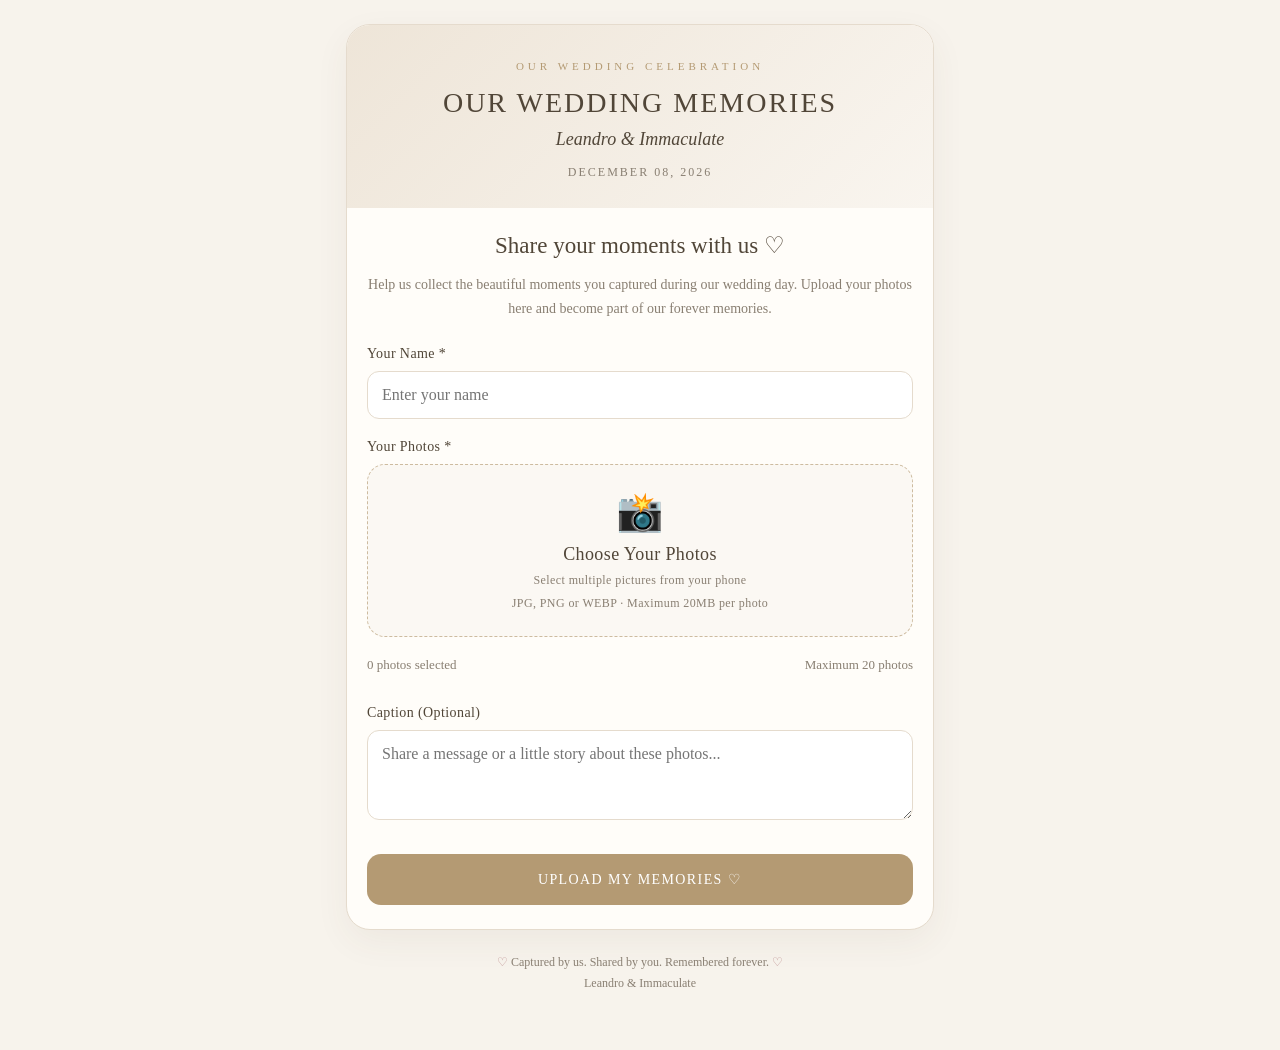
<file: memories-upload.html>
<!DOCTYPE html>
<html lang="en">
<head>
<meta charset="UTF-8">
<meta name="viewport" content="width=device-width, initial-scale=1.0">
<title>Our Wedding Memories | Leandro & Immaculate</title>

<style>
:root {
  --bg: #f7f3ec;
  --cream: #eee5d8;
  --gold: #b49a73;
  --dark: #514638;
  --muted: #897f72;
  --white: #fffdf9;
  --line: #e5dbcd;
  --green: #476d52;
}

* {
  box-sizing: border-box;
}

body {
  margin: 0;
  min-height: 100vh;
  background: var(--bg);
  color: var(--dark);
  font-family: Georgia, "Times New Roman", serif;
}

body, input, textarea, button {
  font-family: inherit;
}

.page {
  width: 100%;
  max-width: 620px;
  margin: auto;
  padding: 24px 16px 50px;
}

.card {
  background: var(--white);
  border: 1px solid var(--line);
  border-radius: 24px;
  overflow: hidden;
  box-shadow: 0 12px 35px rgba(87, 67, 44, .06);
}

.header {
  text-align: center;
  padding: 35px 20px 28px;
  background: linear-gradient(135deg, #eee5d8, #f9f5ef);
}

.eyebrow {
  font-size: 11px;
  letter-spacing: 4px;
  color: var(--gold);
  text-transform: uppercase;
}

.header h1 {
  font-size: 28px;
  letter-spacing: 2px;
  margin: 15px 0 10px;
  font-weight: normal;
}

.couple {
  font-size: 18px;
  font-style: italic;
}

.date {
  margin-top: 15px;
  font-size: 12px;
  letter-spacing: 2px;
  color: var(--muted);
}

.content {
  padding: 24px 20px;
}

.intro {
  text-align: center;
  margin-bottom: 25px;
}

.intro h2 {
  font-weight: normal;
  font-size: 23px;
  margin: 0 0 12px;
}

.intro p {
  font-size: 14px;
  line-height: 1.7;
  color: var(--muted);
}

.field {
  margin-bottom: 20px;
}

.field label {
  display: block;
  margin-bottom: 9px;
  font-size: 14px;
  letter-spacing: .4px;
}

input[type="text"],
textarea {
  width: 100%;
  border: 1px solid var(--line);
  background: #fff;
  padding: 14px;
  border-radius: 12px;
  font-size: 16px;
  outline: none;
  color: var(--dark);
}

input:focus,
textarea:focus {
  border-color: var(--gold);
}

textarea {
  resize: vertical;
  min-height: 90px;
}

.upload-box {
  border: 1.5px dashed #cdbb9f;
  border-radius: 18px;
  background: #fbf8f3;
  padding: 25px 15px;
  text-align: center;
  cursor: pointer;
  transition: .2s;
}

.upload-box:active {
  transform: scale(.99);
}

.upload-icon {
  font-size: 38px;
  margin-bottom: 10px;
}

.upload-box h3 {
  font-size: 18px;
  font-weight: normal;
  margin: 5px 0;
}

.upload-box p {
  font-size: 12px;
  color: var(--muted);
  margin: 8px 0 0;
}

#photoInput {
  display: none;
}

.selection-info {
  display: flex;
  justify-content: space-between;
  align-items: center;
  margin: 15px 0 10px;
  font-size: 13px;
  color: var(--muted);
}

.preview-grid {
  display: grid;
  grid-template-columns: repeat(3, 1fr);
  gap: 9px;
}

.preview-item {
  position: relative;
  aspect-ratio: 1;
  border-radius: 12px;
  overflow: hidden;
  background: #eee;
}

.preview-item img {
  width: 100%;
  height: 100%;
  object-fit: cover;
}

.remove-photo {
  position: absolute;
  top: 5px;
  right: 5px;
  border: 0;
  border-radius: 50%;
  width: 26px;
  height: 26px;
  background: rgba(40, 30, 20, .75);
  color: white;
  cursor: pointer;
}

.upload-button {
  width: 100%;
  border: none;
  border-radius: 14px;
  padding: 17px;
  background: var(--gold);
  color: white;
  font-size: 14px;
  letter-spacing: 1.4px;
  cursor: pointer;
  margin-top: 10px;
  transition: .2s;
}

.upload-button:hover {
  background: #9e845e;
}

.upload-button:disabled {
  opacity: .55;
  cursor: not-allowed;
}

.progress-section {
  display: none;
  margin-top: 20px;
}

.progress-text {
  font-size: 13px;
  margin-bottom: 8px;
  color: var(--muted);
  text-align: center;
}

.progress-track {
  height: 9px;
  background: #eee5d8;
  border-radius: 20px;
  overflow: hidden;
}

.progress-bar {
  height: 100%;
  width: 0%;
  background: var(--green);
  transition: width .3s;
}

.message {
  display: none;
  padding: 16px;
  border-radius: 14px;
  margin-top: 18px;
  font-size: 14px;
  line-height: 1.6;
  text-align: center;
}

.message.success {
  display: block;
  background: #edf5ee;
  color: #355f40;
}

.message.error {
  display: block;
  background: #fbefec;
  color: #9c3b2e;
}

.footer {
  text-align: center;
  padding: 22px 10px 5px;
  color: var(--muted);
  font-size: 12px;
  line-height: 1.8;
}

.footer .heart {
  color: #bd8e8e;
}

@media (max-width: 420px) {
  .page {
    padding: 12px;
  }

  .header h1 {
    font-size: 24px;
  }

  .content {
    padding: 20px 16px;
  }

  .preview-grid {
    grid-template-columns: repeat(3, 1fr);
  }
}
</style>
</head>

<body>

<div class="page">

  <div class="card">

    <header class="header">
      <div class="eyebrow">Our Wedding Celebration</div>

      <h1>OUR WEDDING MEMORIES</h1>

      <div class="couple">
        Leandro & Immaculate
      </div>

      <div class="date">
        DECEMBER 08, 2026
      </div>
    </header>

    <main class="content">

      <div class="intro">
        <h2>Share your moments with us ♡</h2>

        <p>
          Help us collect the beautiful moments you captured
          during our wedding day. Upload your photos here
          and become part of our forever memories.
        </p>
      </div>

      <div class="field">

        <label for="guestName">
          Your Name *
        </label>

        <input
          type="text"
          id="guestName"
          placeholder="Enter your name"
          maxlength="100"
        >

      </div>

      <div class="field">

        <label>
          Your Photos *
        </label>

        <label class="upload-box" for="photoInput">

          <div class="upload-icon">📸</div>

          <h3>Choose Your Photos</h3>

          <p>
            Select multiple pictures from your phone
          </p>

          <p>
            JPG, PNG or WEBP · Maximum 20MB per photo
          </p>

        </label>

        <input
          type="file"
          id="photoInput"
          accept="image/jpeg,image/png,image/webp"
          multiple
        >

      </div>

      <div class="selection-info">
        <span id="photoCount">0 photos selected</span>
        <span>Maximum 20 photos</span>
      </div>

      <div class="preview-grid" id="previewGrid"></div>

      <div class="field" style="margin-top:22px">

        <label for="caption">
          Caption (Optional)
        </label>

        <textarea
          id="caption"
          maxlength="500"
          placeholder="Share a message or a little story about these photos..."
        ></textarea>

      </div>

      <button
        class="upload-button"
        id="uploadButton"
      >
        UPLOAD MY MEMORIES ♡
      </button>

      <div class="progress-section" id="progressSection">

        <div class="progress-text" id="progressText">
          Preparing upload...
        </div>

        <div class="progress-track">
          <div class="progress-bar" id="progressBar"></div>
        </div>

      </div>

      <div class="message" id="message"></div>

    </main>

  </div>

  <footer class="footer">

    <div>
      <span class="heart">♡</span>
      Captured by us. Shared by you.
      Remembered forever.
      <span class="heart">♡</span>
    </div>

    <div>
      Leandro & Immaculate
    </div>

  </footer>

</div>

<script>

// ============================================
// CONFIGURATION
// ============================================

// REPLACE THIS WITH YOUR ACTUAL GOOGLE APPS SCRIPT URL

const API_URL = "https://script.google.com/macros/s/AKfycbylezaH__z4EkA7r4Qh6HmVrXBT3joEvVnqxQSaul1gGUXtiYYhckIkiVF0fOTjWPeIng/exec";

// ============================================
// ELEMENTS
// ============================================

const photoInput = document.getElementById("photoInput");
const guestNameInput = document.getElementById("guestName");
const captionInput = document.getElementById("caption");
const previewGrid = document.getElementById("previewGrid");
const photoCount = document.getElementById("photoCount");
const uploadButton = document.getElementById("uploadButton");
const progressSection = document.getElementById("progressSection");
const progressText = document.getElementById("progressText");
const progressBar = document.getElementById("progressBar");
const messageBox = document.getElementById("message");

let selectedFiles = [];

const MAX_PHOTOS = 20;
const MAX_SIZE = 100 * 1024 * 1024;

// ============================================
// SELECT PHOTOS
// ============================================

photoInput.addEventListener("change", function () {

  const incoming = Array.from(photoInput.files || []);

  incoming.forEach(file => {

    if (selectedFiles.length >= MAX_PHOTOS) {
      return;
    }

    const duplicate = selectedFiles.some(existing =>
      existing.name === file.name &&
      existing.size === file.size &&
      existing.lastModified === file.lastModified
    );

    if (!duplicate) {
      selectedFiles.push(file);
    }

  });

  photoInput.value = "";

  renderPreviews();

});

// ============================================
// PREVIEW PHOTOS
// ============================================

function renderPreviews() {

  previewGrid.innerHTML = "";

  selectedFiles.forEach((file, index) => {

    const item = document.createElement("div");
    item.className = "preview-item";

    const img = document.createElement("img");

    img.src = URL.createObjectURL(file);
    img.alt = "Selected wedding photo";

    const remove = document.createElement("button");

    remove.className = "remove-photo";
    remove.type = "button";
    remove.textContent = "×";

    remove.addEventListener("click", function () {

      selectedFiles.splice(index, 1);

      renderPreviews();

    });

    item.appendChild(img);
    item.appendChild(remove);

    previewGrid.appendChild(item);

  });

  photoCount.textContent =
    selectedFiles.length + 
    (selectedFiles.length === 1 ? " photo selected" : " photos selected");

}

// ============================================
// FILE TO BASE64
// ============================================

function fileToBase64(file) {

  return new Promise((resolve, reject) => {

    const reader = new FileReader();

    reader.onload = function () {

      const result = String(reader.result || "");
      const base64 = result.split(",")[1] || "";

      resolve(base64);

    };

    reader.onerror = function () {
      reject(new Error("Unable to read " + file.name));
    };

    reader.readAsDataURL(file);

  });

}

// ============================================
// UPLOAD ONE PHOTO
// ============================================

async function uploadOnePhoto(file, guestName, caption) {

  const base64 = await fileToBase64(file);

  const payload = {
    action: "upload",
    guestName: guestName,
    caption: caption,
    fileName: file.name,
    mimeType: file.type,
    base64: base64
  };

  const response = await fetch(API_URL, {

    method: "POST",

    // text/plain avoids a JSON preflight request
    headers: {
      "Content-Type": "text/plain;charset=utf-8"
    },

    body: JSON.stringify(payload)

  });

  const responseText = await response.text();

console.log("UPLOAD RESPONSE STATUS:", response.status);
console.log("UPLOAD RESPONSE URL:", response.url);
console.log("UPLOAD RESPONSE:", responseText);

let result;

try {
  result = JSON.parse(responseText);
} catch (err) {
  throw new Error(
    "Google returned a non-JSON response. " +
    "Response: " + responseText.substring(0, 300)
  );
}

if (!result.success) {
  throw new Error(result.message || "Upload failed.");
}

return result;

}

// ============================================
// UPLOAD ALL PHOTOS
// ============================================

uploadButton.addEventListener("click", async function () {

  const guestName = guestNameInput.value.trim();
  const caption = captionInput.value.trim();

  hideMessage();

  if (!guestName) {
    showMessage("Please enter your name first.", "error");
    guestNameInput.focus();
    return;
  }

  if (selectedFiles.length === 0) {
    showMessage("Please select at least one photo.", "error");
    return;
  }

  if (selectedFiles.length > MAX_PHOTOS) {
    showMessage("Maximum of 20 photos per upload.", "error");
    return;
  }

  for (const file of selectedFiles) {

    if (file.size > MAX_SIZE) {

      showMessage(
        file.name + " exceeds the 20MB limit.",
        "error"
      );

      return;

    }

    if (!["image/jpeg", "image/png", "image/webp"].includes(file.type)) {

      showMessage(
        "Unsupported photo format: " + file.name,
        "error"
      );

      return;

    }

  }

  if (
    !API_URL ||
    API_URL.includes("PASTE_YOUR") ||
    !API_URL.startsWith("https://script.google.com/macros/s/") ||
    !API_URL.endsWith("/exec")
  ) {

    showMessage(
      "Please configure the Wedding Memories API URL first.",
      "error"
    );

    return;

  }

  uploadButton.disabled = true;
  uploadButton.textContent = "UPLOADING YOUR MEMORIES...";

  progressSection.style.display = "block";

  const total = selectedFiles.length;
  let completed = 0;
  let failed = [];

  progressBar.style.width = "0%";

  try {

    for (let i = 0; i < total; i++) {

      const file = selectedFiles[i];

      progressText.textContent =
        "Uploading photo " + (i + 1) + " of " + total + "...";

      try {

        await uploadOnePhoto(file, guestName, caption);

        completed++;

      } catch (err) {

  console.error("PHOTO UPLOAD ERROR:", err);

  failed.push(file.name);

  console.error("Error details:", err.message);

}

      const progress = Math.round(((i + 1) / total) * 100);

      progressBar.style.width = progress + "%";

    }

    if (failed.length === 0) {

      showMessage(
        "♡ Thank you, " + guestName + "! " +
        total + " photo(s) uploaded successfully. " +
        "Your beautiful memories are now part of our wedding album!",
        "success"
      );

      selectedFiles = [];
      renderPreviews();

      captionInput.value = "";

    } else {

      showMessage(
  completed + " photo(s) uploaded successfully. " +
  failed.length + " photo(s) failed. " +
  "Please open your browser Console (F12) to check the exact error.",
  "error"
);

      // Retain only failed files for retry

      selectedFiles = selectedFiles.filter(
        file => failed.includes(file.name)
      );

      renderPreviews();

    }

  } finally {

    uploadButton.disabled = false;
    uploadButton.textContent = "UPLOAD MY MEMORIES ♡";

  }

});

// ============================================
// MESSAGE
// ============================================

function showMessage(text, type) {

  messageBox.className = "message " + type;
  messageBox.textContent = text;

  messageBox.scrollIntoView({
    behavior: "smooth",
    block: "center"
  });

}

function hideMessage() {

  messageBox.className = "message";
  messageBox.textContent = "";

}

</script>

</body>
</html>
</file>
